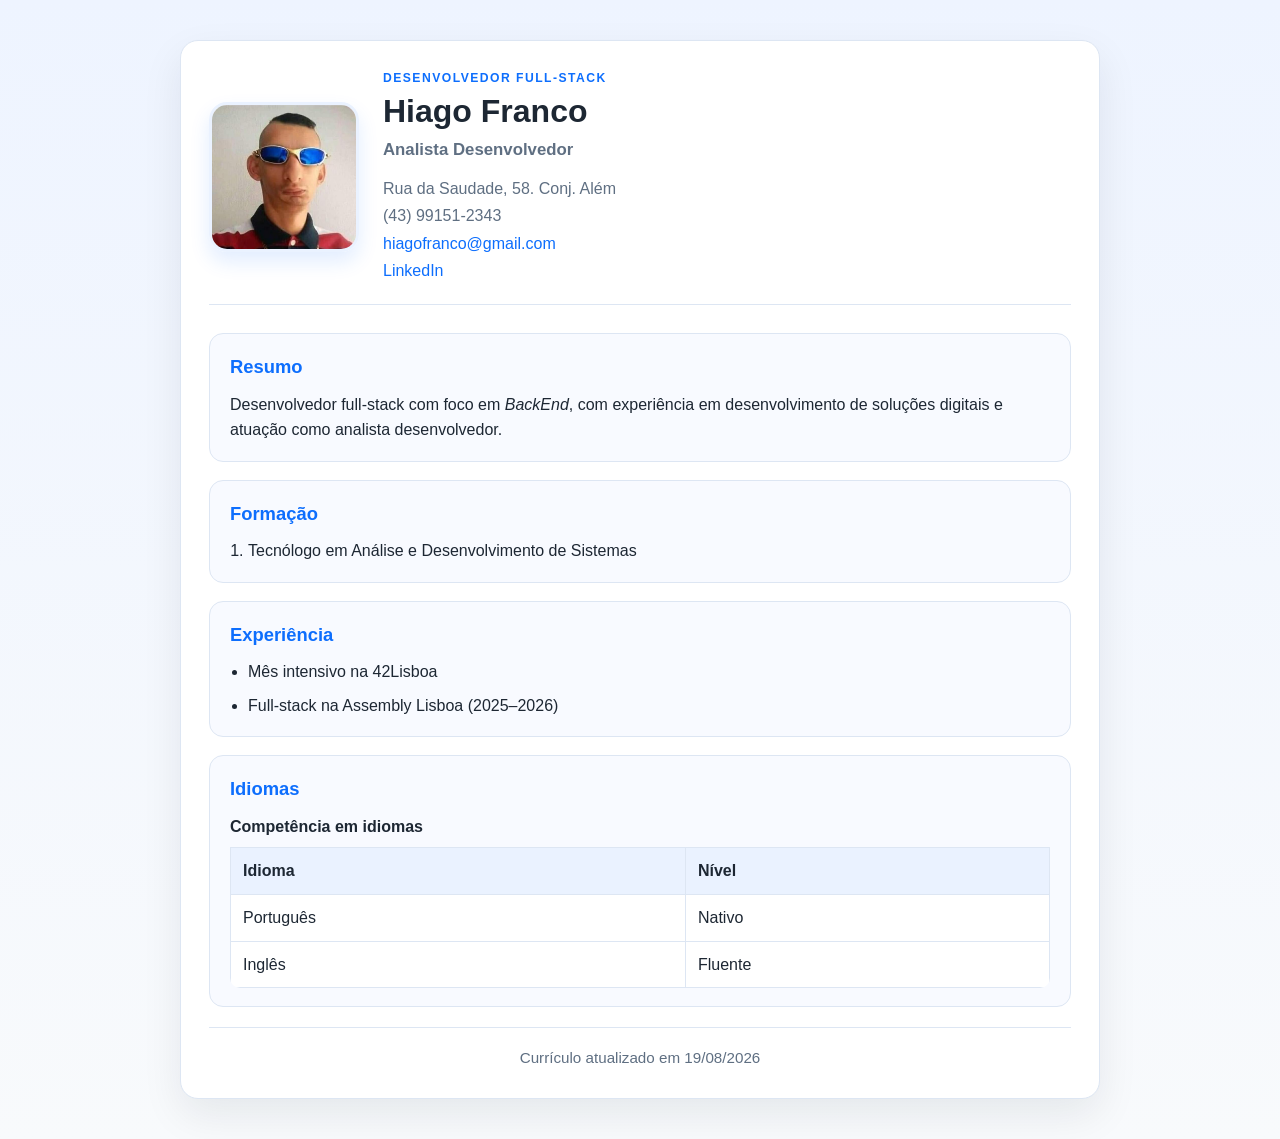
<file: Aula02/index.html>
<!doctype html>
<html lang="pt-BR">
  <head>
    <meta charset="UTF-8" />
    <meta
      name="description"
      content="Currículo de Hiago Franco, desenvolvedor full-stack e analista desenvolvedor."
    />
    <meta name="viewport" content="width=device-width, initial-scale=1.0" />
    <title>Currículo | Hiago Franco</title>
    <link rel="stylesheet" href="styles.css" />
  </head>
  <body>
    <div class="container">
      <header class="hero">
        <img
          src="./images/cascao.png"
          alt="Foto de perfil de Hiago Franco"
          class="profile"
          loading="lazy"
        />

        <div class="intro">
          <p class="eyebrow">Desenvolvedor Full-Stack</p>
          <h1>Hiago Franco</h1>
          <p class="cargo">Analista Desenvolvedor</p>

          <address class="contato">
            <p>Rua da Saudade, 58. Conj. Além</p>
            <p>(43) 99151-2343</p>
            <p>
              <a href="mailto:hiagofranco@gmail.com">hiagofranco@gmail.com</a>
            </p>
            <p>
              <a
                href="https://www.linkedin.com/in/HiagoFranco"
                target="_blank"
                rel="noopener noreferrer"
                >LinkedIn</a
              >
            </p>
          </address>
        </div>
      </header>

      <main id="conteudo">
        <section class="card">
          <h2>Resumo</h2>
          <p>
            Desenvolvedor full-stack com foco em <em>BackEnd</em>, com experiência
            em desenvolvimento de soluções digitais e atuação como analista
            desenvolvedor.
          </p>
        </section>

        <section class="card">
          <h2>Formação</h2>
          <ol class="lista">
            <li>Tecnólogo em Análise e Desenvolvimento de Sistemas</li>
          </ol>
        </section>

        <section class="card">
          <h2>Experiência</h2>
          <ul class="lista">
            <li>Mês intensivo na 42Lisboa</li>
            <li>Full-stack na Assembly Lisboa (2025–2026)</li>
          </ul>
        </section>

        <section class="card">
          <h2>Idiomas</h2>
          <table class="idiomas">
            <caption>Competência em idiomas</caption>
            <thead>
              <tr>
                <th scope="col">Idioma</th>
                <th scope="col">Nível</th>
              </tr>
            </thead>
            <tbody>
              <tr>
                <td>Português</td>
                <td>Nativo</td>
              </tr>
              <tr>
                <td>Inglês</td>
                <td>Fluente</td>
              </tr>
            </tbody>
          </table>
        </section>
      </main>

      <footer id="rodape">
        <p>Currículo atualizado em <time datetime="2026-08-19">19/08/2026</time></p>
      </footer>
    </div>
  </body>
</html>
</file>
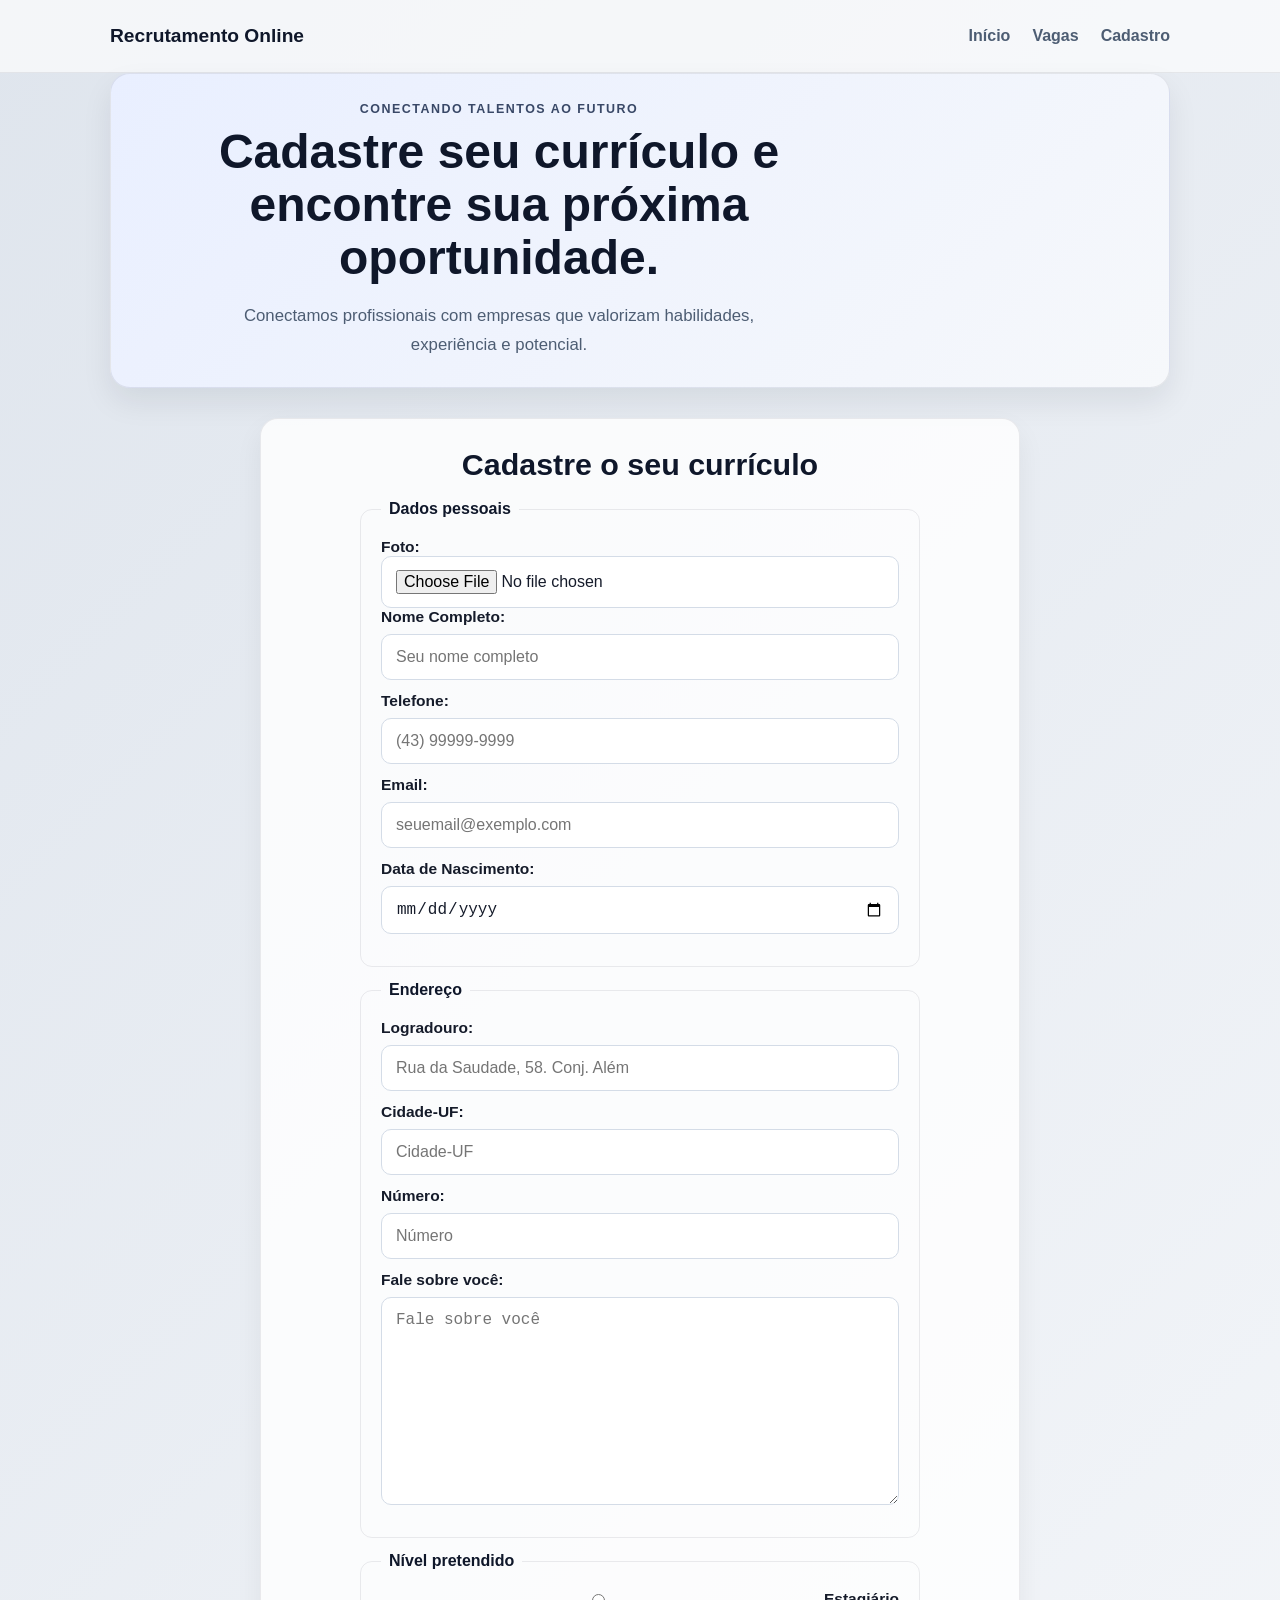
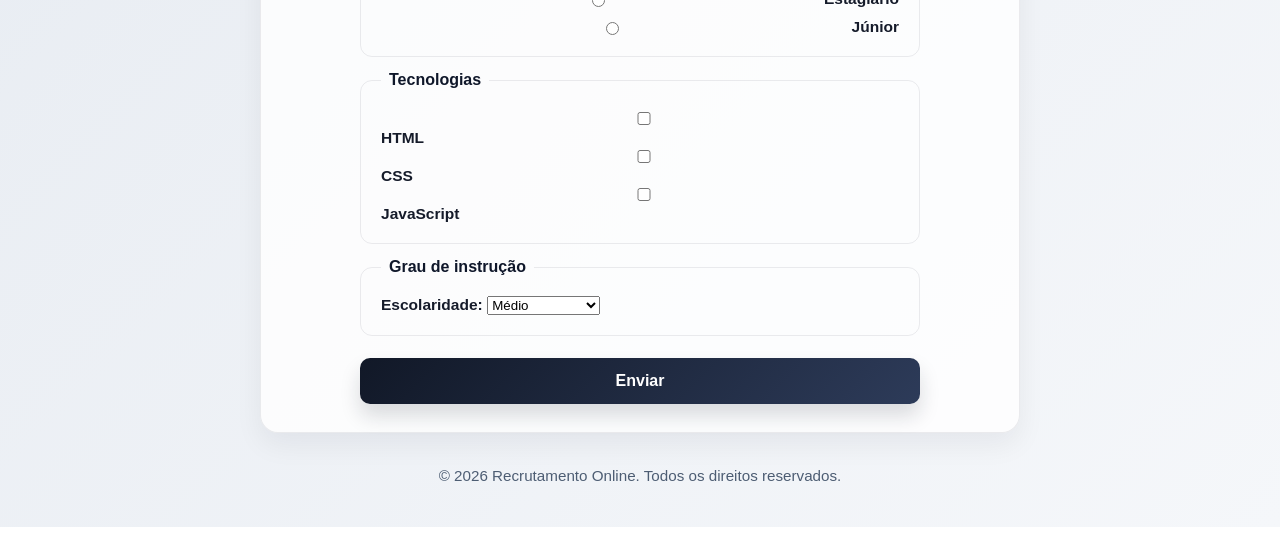
<file: Aula03/index.html>
<!doctype html>
<html lang="pt-br">
  <head>
    <meta charset="UTF-8" />
    <meta name="viewport" content="width=device-width, initial-scale=1.0" />
    <title>Recrutamento Online</title>
    <link rel="stylesheet" href="style.css" />
  </head>
  <body>
    <header class="topbar">
      <div class="container nav-wrapper">
        <div class="brand">Recrutamento Online</div>
        <nav class="nav" aria-label="Menu principal">
          <a href="#inicio">Início</a>
          <a href="#vagas">Vagas</a>
          <a href="#cadastro">Cadastro</a>
        </nav>
      </div>
    </header>

    <main class="container" id="inicio">
      <section class="hero">
        <div class="hero-copy">
          <p class="eyebrow">Conectando talentos ao futuro</p>
          <h1>Cadastre seu currículo e encontre sua próxima oportunidade.</h1>
          <p class="subtitle">
            Conectamos profissionais com empresas que valorizam habilidades,
            experiência e potencial.
          </p>
        </div>
      </section>

      <section class="form-card" id="cadastro">
        <h2>Cadastre o seu currículo</h2>

        <form action="https://postman-echo.com/post" method="post" enctype="multipart/form-data"> 
          <fieldset>
            <legend>Dados pessoais</legend>

            <div>
              <label for="foto_id"> Foto: </label>
              <input id="foto_id" name="foto" type="file" accept="image/*">
            </div>

            <div class="form-group">
              <label for="nome_id">Nome Completo:</label>
              <input
                type="text"
                id="nome_id"
                name="nome"
                placeholder="Seu nome completo"
                required
              />
            </div>

            <div class="form-group">
              <label for="telefone_id">Telefone:</label>
              <input
                type="tel"
                id="telefone_id"
                name="telefone"
                placeholder="(43) 99999-9999"
                required
              />
            </div>

            <div class="form-group">
              <label for="email_id">Email:</label>
              <input
                type="email"
                id="email_id"
                name="email"
                placeholder="seuemail@exemplo.com"
                required
              />
            </div>

            <div class="form-group">
              <label for="data_nasc_id">Data de Nascimento:</label>
              <input type="date" id="data_nasc_id" name="data_nasc" required />
            </div>
          </fieldset>

          <fieldset>
            <legend>Endereço</legend>

            <div class="form-group">
              <label for="logradouro_id">Logradouro:</label>
              <input
                type="text"
                id="logradouro_id"
                name="logradouro"
                placeholder="Rua da Saudade, 58. Conj. Além"
                required
              />
            </div>

            <div class="form-group">
              <label for="cidade_id">Cidade-UF:</label>
              <input
                type="text"
                id="cidade_id"
                name="cidade"
                placeholder="Cidade-UF"
                required
              />
            </div>

            <div class="form-group">
              <label for="numero_id">Número:</label>
              <input
                type="text"
                id="numero_id"
                name="numero"
                placeholder="Número"
                required
              />
            </div>

            <div class="form-group">
              <label for="resumo_id">Fale sobre você:</label>
              <textarea
                id="resumo_id"
                name="resumo"
                rows="10"
                placeholder="Fale sobre você"
                required
              ></textarea>
            </div>
          </fieldset>

          <fieldset>
            <legend>Nível pretendido</legend>

            <div class="radio-group">
              <label>
                <input type="radio" name="nivel" value="estagiario" />
                Estagiário
              </label>

              <label>
                <input type="radio" name="nivel" value="junior" />
                Júnior
              </label>
            </div>
          </fieldset>
          <fieldset>
            <legend>Tecnologias</legend>
            <div>
              <input
                id="tec_html_id"
                name="tecnologias"
                type="checkbox"
                value="html"
              />
              <label for="tec_html_id">HTML</label>
            </div>
            <div>
              <input
                id="tec_css_id"
                name="tecnologias"
                type="checkbox"
                value="css"
              />
              <label for="tec_css_id">CSS</label>
            </div>
            <div>
              <input
                id="tec_js_id"
                name="tecnologias"
                type="checkbox"
                value="js"
              />
              <label for="tec_js_id">JavaScript</label>
            </div>
          </fieldset>
          <fieldset>
            <legend>Grau de instrução</legend>
            <div>
              <label for="escolaridade_id">Escolaridade:</label>
              <select id="escolaridade_id" name="escolaridade">
                <option value="medio">Médio</option>
                <option value="graduação">Graduação</option>
                <option value="pos-graduaçao">Pós-graduação</option>
              </select>
            </div>
          </fieldset>

          <button type="submit">Enviar</button>
        </form>
      </section>
    </main>

    <footer>
      <p>© 2026 Recrutamento Online. Todos os direitos reservados.</p>
    </footer>
  </body>
</html>
</file>
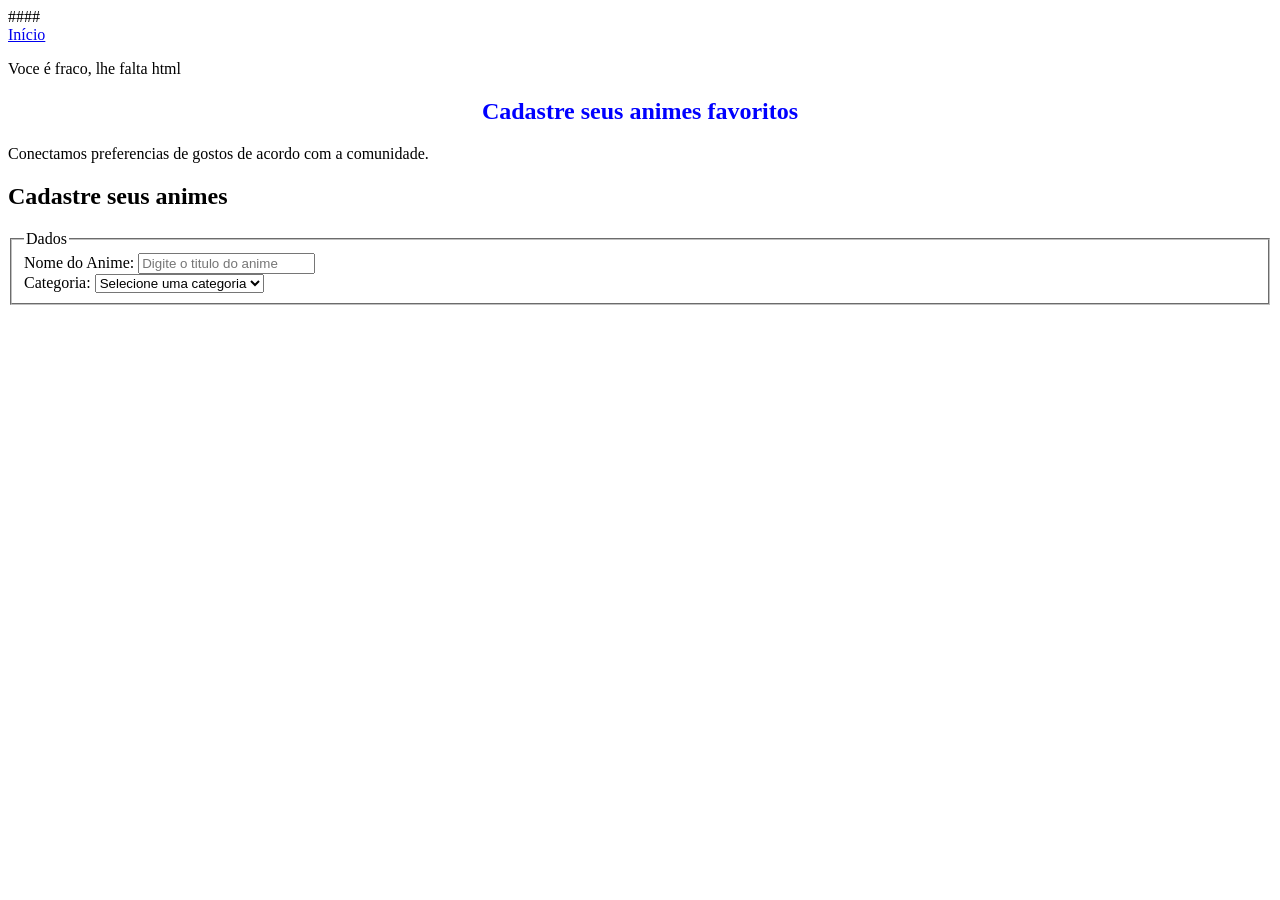
<file: Aula04/index.html>
<!DOCTYPE html>
<html lang "pt-br">
    <head>
        <meta charset="UTF-8" />
        <meta name="viewport" content="width=device-width, initial-scale=1.0" />
        <title> ## </title>
        <link rel="stylesheet" href="style.css" />
    </head>
    <body>
        <header class="topbar">
            <div class="container nav-wrapper">
                <div class=="brand"> ####</div>
                <nav class="nav" aria-label="Menu Principal">
                    <a href="#inicio">Início</a>
                </nav>
            </div>
        </header>

        <main class="container" id="inicio">
            <section class="hero">
                <div class="hero-copy">
                    <p class="eyebrow"> Voce é fraco, lhe falta html</p>
                    <h1> Cadastre seus animes favoritos</h1>
                    <p class="subtitle">
                        Conectamos preferencias de gostos de acordo com a comunidade.
                    </p>
                </div>
            </section>

            <section class="from-card" id="cadastro">
                <h2> Cadastre seus animes</h2>
                <form action+="https://postman-echo.com/post" method="post" enctype="multipart/form-data"> 
                    <fieldset>
                        <legend>Dados</legend>

                        <div class="form-group">
                            <label for="nome_id">Nome do Anime:</label>
                            <input
                            type="text"
                            id="nome_id"
                            name="nome"
                            placeholder="Digite o titulo do anime"
                            required/>
                        </div>

                        <div class="form-group">
                            <label for="categoria_id">Categoria:</label>
                            <select id="categoria_id" name="categoria" required>
                                <option value="">Selecione uma categoria</option>
                                <option value="acao">Ação</option>
                                <option value="comedia">Comédia</option>
                                <option value="drama">Drama</option>
                                <option value="isekai">Isekai</option>
                                <option value="terror">Terror</option>
                            </select>
                        </div>
                    </fieldset>
            </section>
        </main>
    </body>
</html>
</file>
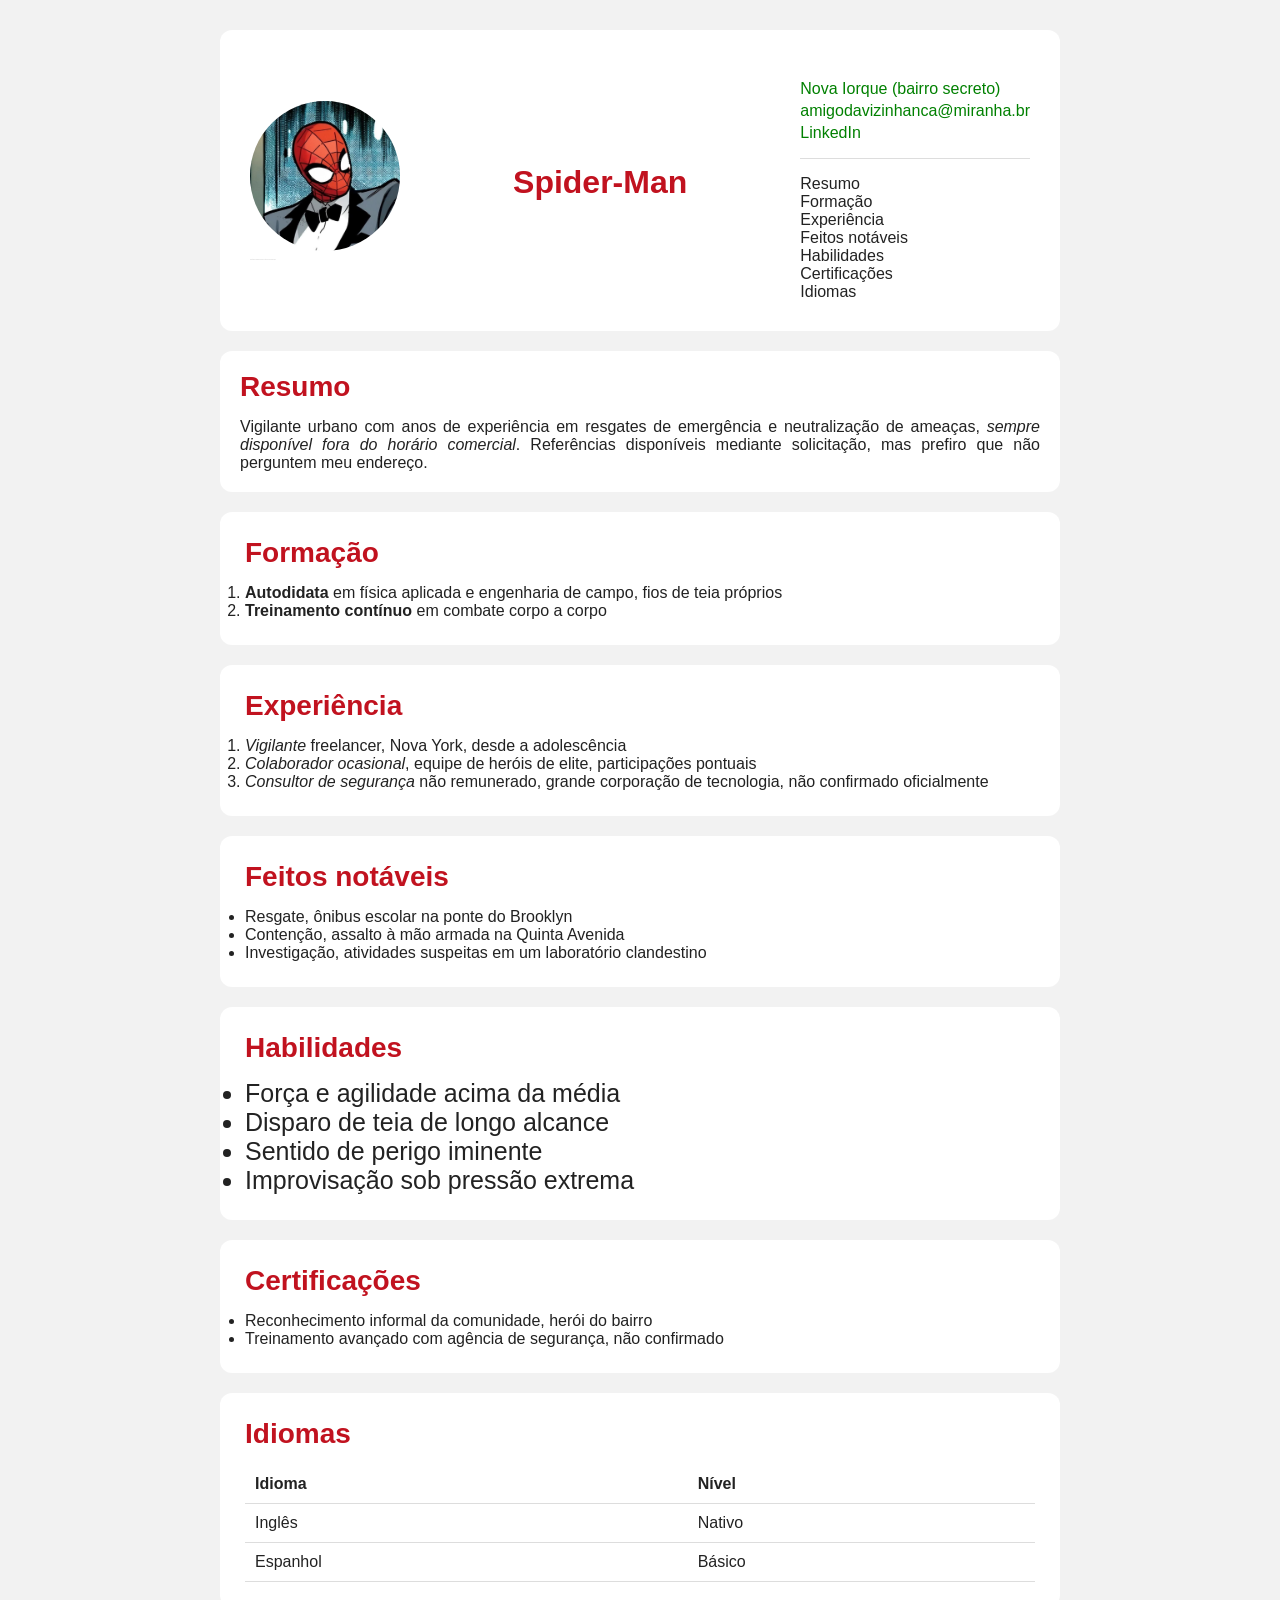
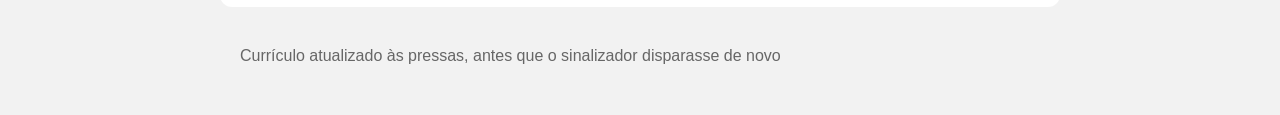
<file: Aula05/index.html>
<!DOCTYPE html>
<html lang="pt-br">
<head>
  <meta charset="UTF-8" />
  <meta name="viewport" content="width=device-width, initial-scale=1.0" />
  <title>Currículo Spider-Man</title>
  <link rel="stylesheet" href="./styles/style.css">
</head>
<body>
  <header>
    <figure>
      <img src="./images/miranha.jpg" alt="Foto de perfil, pessoa mascarada com traje vermelho e azul" />
      <figcaption>Identidade preservada por motivos de segurança</figcaption>
    </figure>
    <h1>Spider-Man</h1>
    <div class="header-info">
      <p>Nova Iorque (bairro secreto)</p>
      <p>
        <a href="mailto:amigodavizinhanca@miranha.br">amigodavizinhanca@miranha.br</a>
      </p>
      <p>
        <a href="https://www.linkedin.com/in/miranha/">LinkedIn</a>
      </p>
      <nav>
        <ul>
          <li><a href="#resumo">Resumo</a></li>
          <li><a href="#formacao">Formação</a></li>
          <li><a href="#experiencia">Experiência</a></li>
          <li><a href="#feitos">Feitos notáveis</a></li>
          <li><a href="#habilidades">Habilidades</a></li>
          <li><a href="#certificacoes">Certificações</a></li>
          <li><a href="#idiomas">Idiomas</a></li>
        </ul>
      </nav>
    </div>
  </header>

  <main>
    <section id="resumo">
      <h2>Resumo</h2>
      <p>
        Vigilante urbano com anos de experiência em resgates de emergência e neutralização de ameaças,
        <em>sempre disponível fora do horário comercial</em>. Referências disponíveis mediante solicitação,
        mas prefiro que não perguntem meu endereço.
      </p>
    </section>

    <section id="formacao">
      <h2>Formação</h2>
      <ol>
        <li><strong>Autodidata</strong> em física aplicada e engenharia de campo, fios de teia próprios</li>
        <li><strong>Treinamento contínuo</strong> em combate corpo a corpo</li>
      </ol>
    </section>

    <section id="experiencia">
      <h2>Experiência</h2>
      <ol>
        <li><em>Vigilante</em> freelancer, Nova York, desde a adolescência</li>
        <li><em>Colaborador ocasional</em>, equipe de heróis de elite, participações pontuais</li>
        <li><em>Consultor de segurança</em> não remunerado, grande corporação de tecnologia, não confirmado oficialmente</li>
      </ol>
    </section>

    <section id="feitos">
      <h2>Feitos notáveis</h2>
      <ul>
        <li>Resgate, ônibus escolar na ponte do Brooklyn</li>
        <li>Contenção, assalto à mão armada na Quinta Avenida</li>
        <li>Investigação, atividades suspeitas em um laboratório clandestino</li>
      </ul>
    </section>

    <section id="habilidades">
      <h2>Habilidades</h2>
      <ul>
        <li>Força e agilidade acima da média</li>
        <li>Disparo de teia de longo alcance</li>
        <li>Sentido de perigo iminente</li>
        <li>Improvisação sob pressão extrema</li>
      </ul>
    </section>

    <section id="certificacoes">
      <h2>Certificações</h2>
      <ul>
        <li>Reconhecimento informal da comunidade, herói do bairro</li>
        <li>Treinamento avançado com agência de segurança, não confirmado</li>
      </ul>
    </section>

    <section id="idiomas">
      <h2>Idiomas</h2>
      <table>
        <thead>
          <tr>
            <th scope="col">Idioma</th>
            <th scope="col">Nível</th>
          </tr>
        </thead>
        <tbody>
          <tr>
            <td>Inglês</td>
            <td>Nativo</td>
          </tr>
          <tr>
            <td>Espanhol</td>
            <td>Básico</td>
          </tr>
        </tbody>
      </table>
    </section>
  </main>

  <footer>
    <p>Currículo atualizado às pressas, antes que o sinalizador disparasse de novo</p>
  </footer>
</body>

</html>
</file>
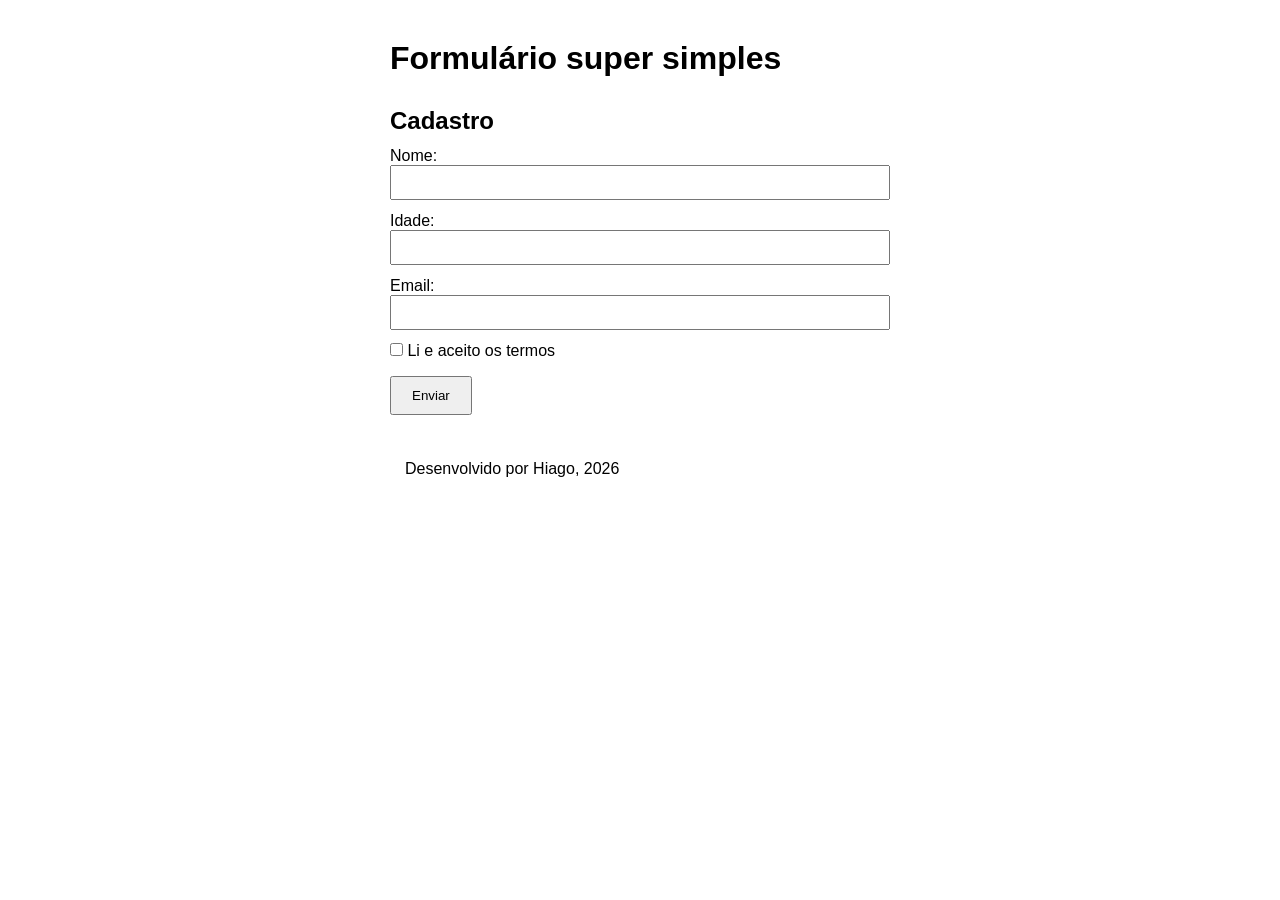
<file: Aula07/index.html>
<!DOCTYPE html>
<html lang="pt-br">

<head>
    <meta charset="UTF-8">
    <meta name="viewport" content="width=device-width, initial-scale=1.0">
    <link rel="stylesheet" href="./styles/global.css">
    <script src="./scripts/index.js" defer></script>
    <title>Formulário JS</title>
</head>

<body>

    <header>
        <h1>Formulário super simples</h1>
    </header>
    <main>
        <h2>Cadastro</h2>
        <form id="cadastro" novalidate onsubmit="executar(event)">
            <label for="nome">Nome:</label>
            <input type="text" id="nome" name="nome">
            <span id="erro-nome" class="oculto"></span>

            <label for="idade">Idade:</label>
            <input type="number" min="0" id="idade" name="idade">
            <span id="erro-idade" class="oculto"></span>

            <label for="email">Email:</label>
            <input type="email" id="email" name="email">
            <p id="erro-email" class="oculto"></p>

            <label>
                <input type="checkbox" id="termos">
                Li e aceito os termos
                <p id="erro-termos" class="oculto"></p>
            </label>

            <button type="submit">Enviar</button>
            <p id="concluído" class="oculto"></p>
        </form>
    </main>

</body>

<footer>
    <p>Desenvolvido por Hiago, 2026</p>
</footer>

</html>
</file>
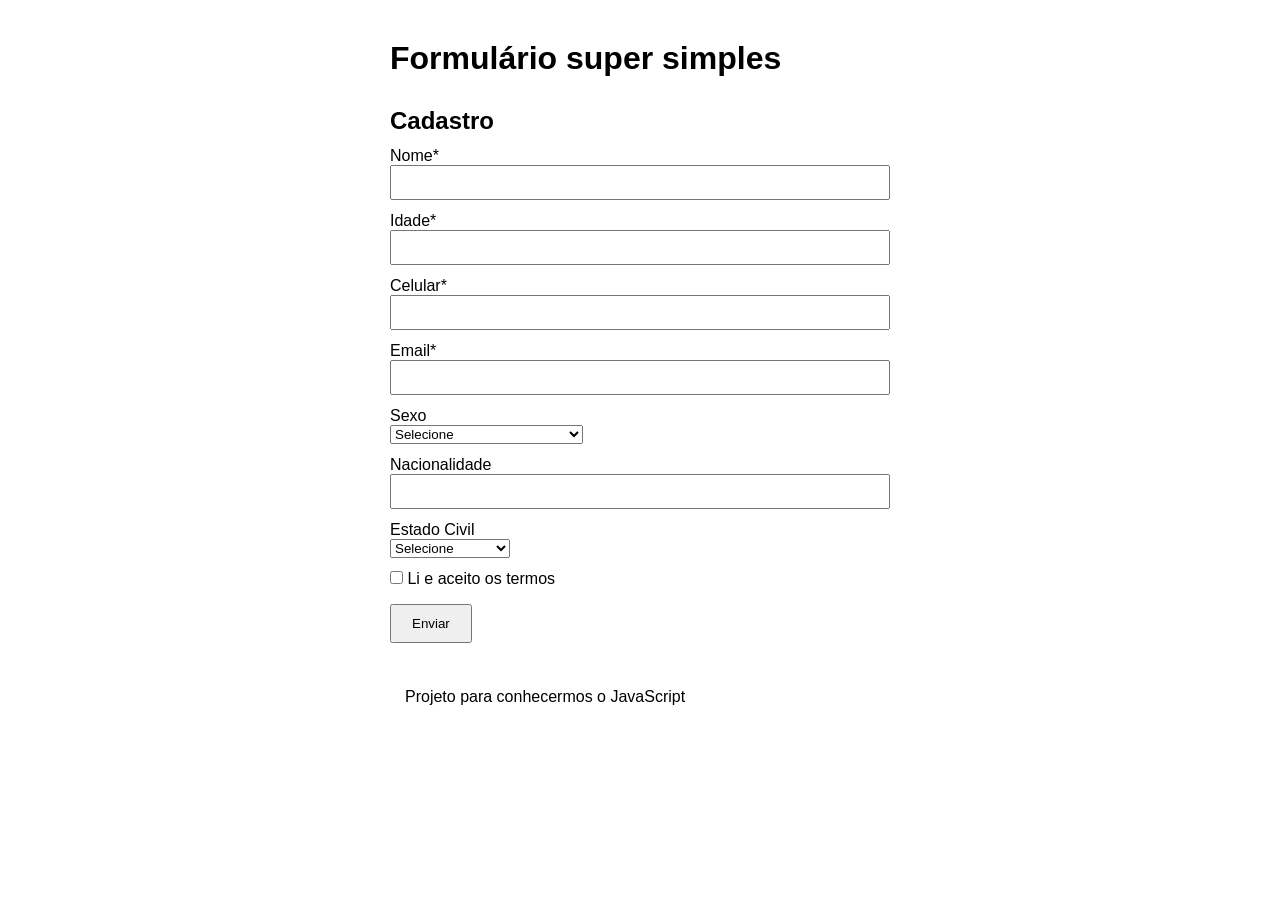
<file: Aula08/index.html>
<!DOCTYPE html>
<html lang="pt-BR">

<head>
  <meta charset="UTF-8">
  <meta name="viewport" content="width=device-width, initial-scale=1.0">
  <link rel="stylesheet" href="styles/global.css">
  <script src="scripts/index.js" defer></script>
  <title>Formulário JS</title>
</head>

<body>
  <header>
    <h1>Formulário super simples</h1>
  </header>
  <main>
    <h2>Cadastro</h2>
    <form id="cadastro" novalidate onsubmit="executar(event)">
      <label for="nome">Nome*</label>
      <input type="text" id="nome">
      <p id="erro-nome" class="oculto"></p>

      <label for="idade">Idade*</label>
      <input type="number" id="idade">
      <p id="erro-idade" class="oculto"></p>

      <label for="celular">Celular*</label>
      <input type="text" id="celular" oninput="mascararCelular(event)">
      <p id="erro-celular" class="oculto"></p>


      <label for="email">Email*</label>
      <input type="email" id="email">
      <p id="erro-email" class="oculto"></p>

      <label for="sexo">Sexo</label>
      <select id="sexo">
        <option value="">Selecione</option>
        <option value="masculino">Masculino</option>
        <option value="feminino">Feminino</option>
        <option value="transformers">Transformers Optimus Prime</option>
      </select>
      <p id="erro-sexo" class="oculto"></p>

      <label for="nacionalidade">Nacionalidade</label>
      <input type="text" id="nacionalidade">
      <p id="erro-nacionalidade" class="oculto"></p>

      <label for="estado-civil">Estado Civil</label>
      <select id="estado-civil">
        <option value="">Selecione</option>
        <option value="solteiro">Solteiro</option>
        <option value="casado">Casado</option>
        <option value="viuvo">Viuvo</option>
        <option value="triste">Triste</option>
        <option value="passando-fome">Passando Fome</option>
      </select>
      <p id="erro-estado-civil" class="oculto"></p>

      <label>
        <input type="checkbox" id="termos">
        Li e aceito os termos
        <p id="erro-termos" class="oculto"></p>
      </label>

      <button type="submit">Enviar</button>
      <p id="concluido" class="oculto"></p>

    </form>
  </main>
  <footer>
    <p>Projeto para conhecermos o JavaScript</p>
  </footer>
</body>

</html>
</file>
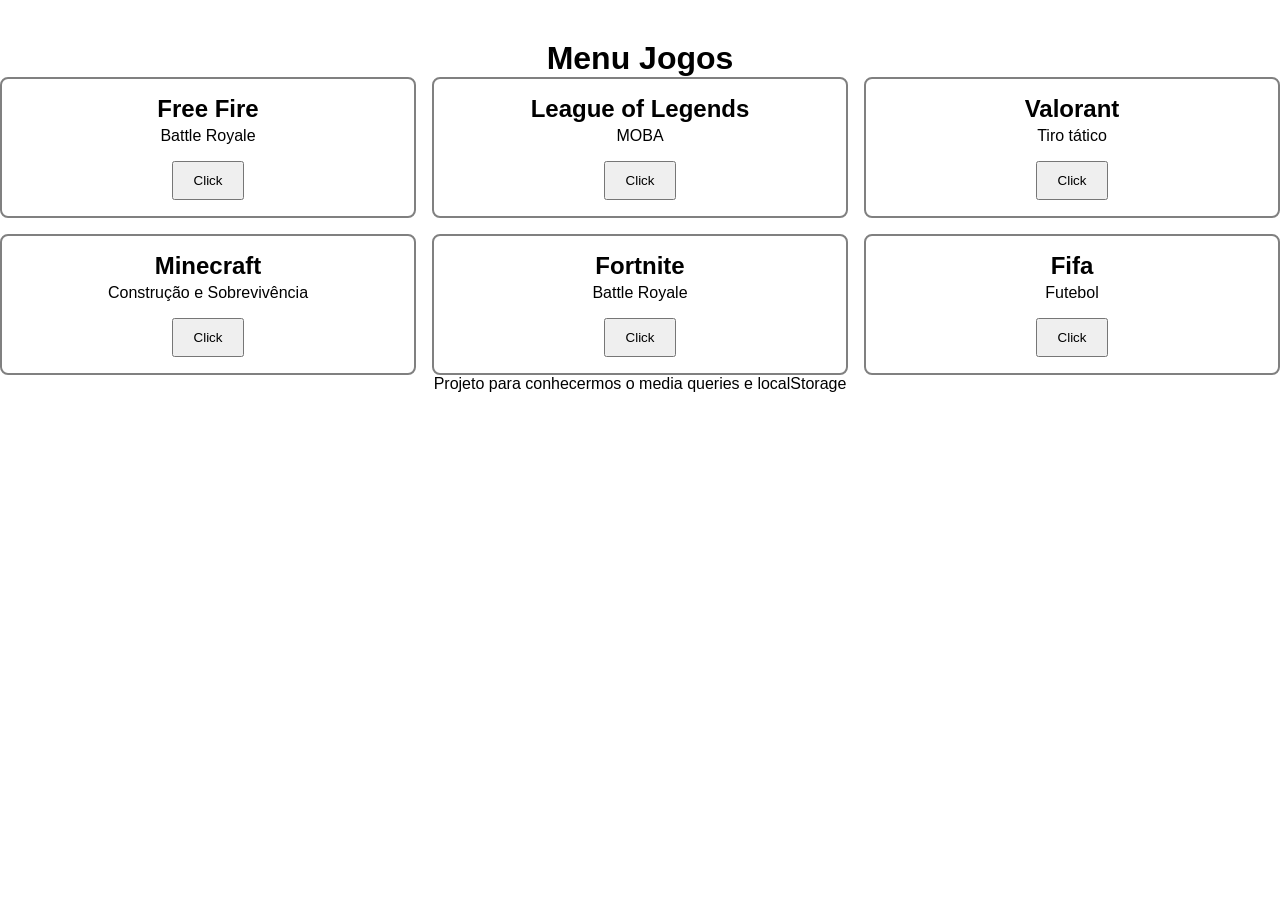
<file: Aula09/index.html>
<!DOCTYPE html>
<html lang="pt-br">

<head>
    <meta charset="UTF-8">
    <meta name="viewport" content="width=device-width, initial-scale=1.0">
    <link rel="stylesheet" href="styles/global.css">
    <script src="scripts/index.js" defer></script>
    <title>Menu Jogos</title>
</head>

<body>
    <header>
        <h1>Menu Jogos</h1>
    </header>

    <main>
        <section class="container-cards">

            <div class="card" id="free-fire">
                <h2>Free Fire</h2>
                <p>Battle Royale</p>
                <button onclick="marcar('free-fire', 'Free fire')">Click</button>
            </div>

            <div class="card" id="lol">
                <h2>League of Legends</h2>
                <p>MOBA</p>
                <button onclick="marcar('lol', 'League of Legends')">Click</button>
            </div>

            <div class="card" id="valorant">
                <h2>Valorant</h2>
                <p>Tiro tático</p>
                <button onclick="marcar('valorant', 'Valorant')">Click</button>
            </div>

            <div class="card" id="minecraft">
                <h2>Minecraft</h2>
                <p>Construção e Sobrevivência</p>
                <button onclick="marcar('minecraft', 'Minecraft')">Click</button>
            </div>

            <div class="card" id="fortnite">
                <h2>Fortnite</h2>
                <p>Battle Royale</p>
                <button onclick="marcar('fortnite', 'Fortnite')">Click</button>
            </div>

            <div class="card" id="fifa">
                <h2>Fifa</h2>
                <p>Futebol</p>
                <button onclick="marcar('fifa', 'Fifa')">Click</button>
            </div>
        </section>
    </main>

    <footer>
        <p>Projeto para conhecermos o media queries e localStorage</p>
    </footer>
</body>

</html>
</file>
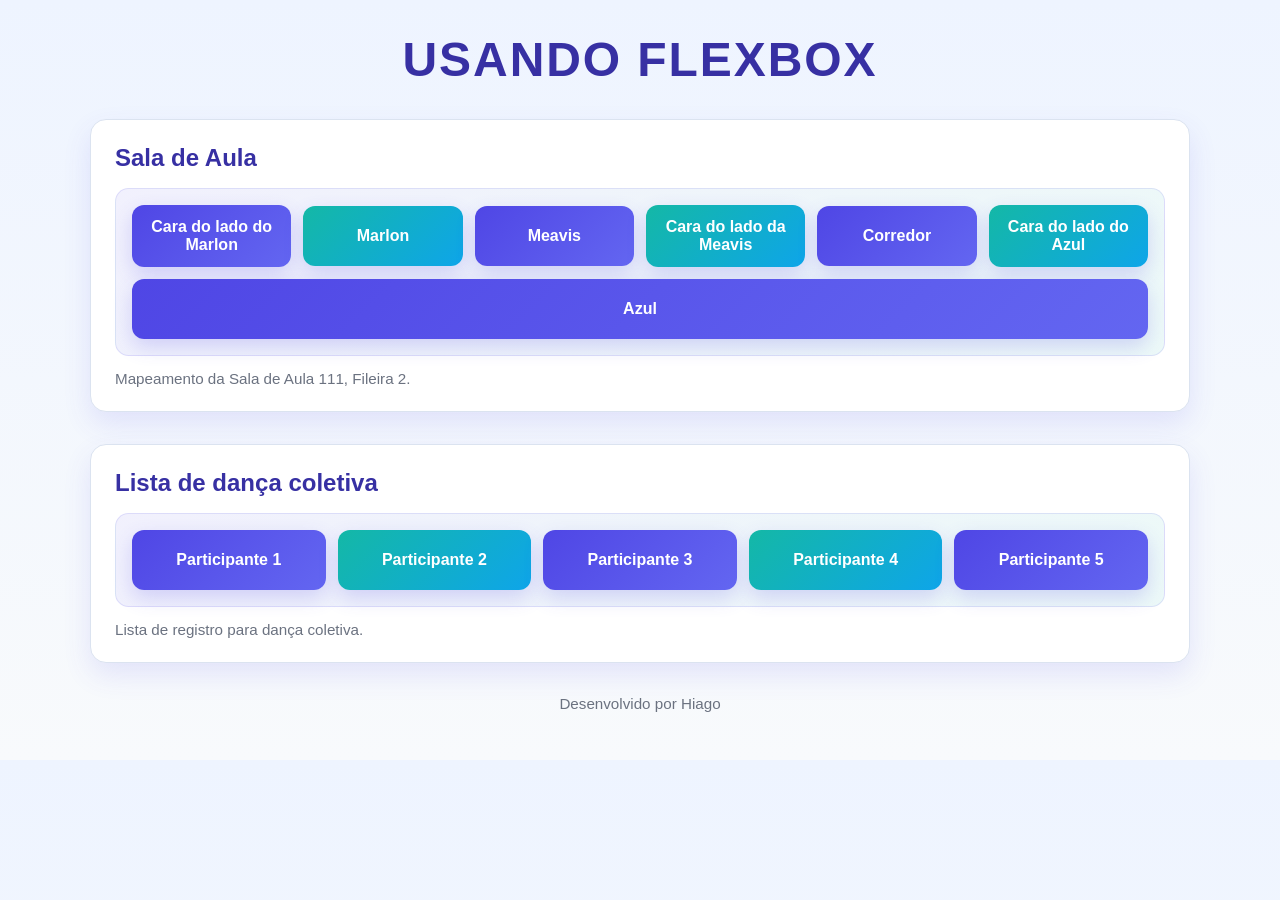
<file: Aula06/atividades/index.html>
<!DOCTYPE html>
<html lang="pt-br">

<head>
    <meta charset="UTF-8">
    <meta name="viewport" content="width=device-width, initial-scale=1.0">
    <link rel="stylesheet" href="./styles.css">
    <title>Usando Grids</title>
</head>

<body>

    <header class="topbar">
        <h1>Usando Flexbox</h1>
    </header>

    <main class="content">
        <section class="panel">
            <h2>Sala de Aula</h2>
            <div class="container-flex">
                <div class="item">Cara do lado do Marlon</div>
                <div class="item">Marlon</div>
                <div class="item">Meavis</div>
                <div class="item">Cara do lado da Meavis</div>
                <div class="item">Corredor</div>
                <div class="item">Cara do lado do Azul</div>
                <div class="item">Azul</div>
            </div>
            <p>Mapeamento da Sala de Aula 111, Fileira 2.</p>
        </section>

        <section class="panel">
            <h2>Lista de dança coletiva</h2>
            <div class="container-flex">
                <div class="item">Participante 1</div>
                <div class="item">Participante 2</div>
                <div class="item">Participante 3</div>
                <div class="item">Participante 4</div>
                <div class="item">Participante 5</div>
            </div>
            <p>Lista de registro para dança coletiva.</p>
        </section>
    </main>

    <footer>
        <p>Desenvolvido por Hiago</p>
    </footer>
</body>
</file>
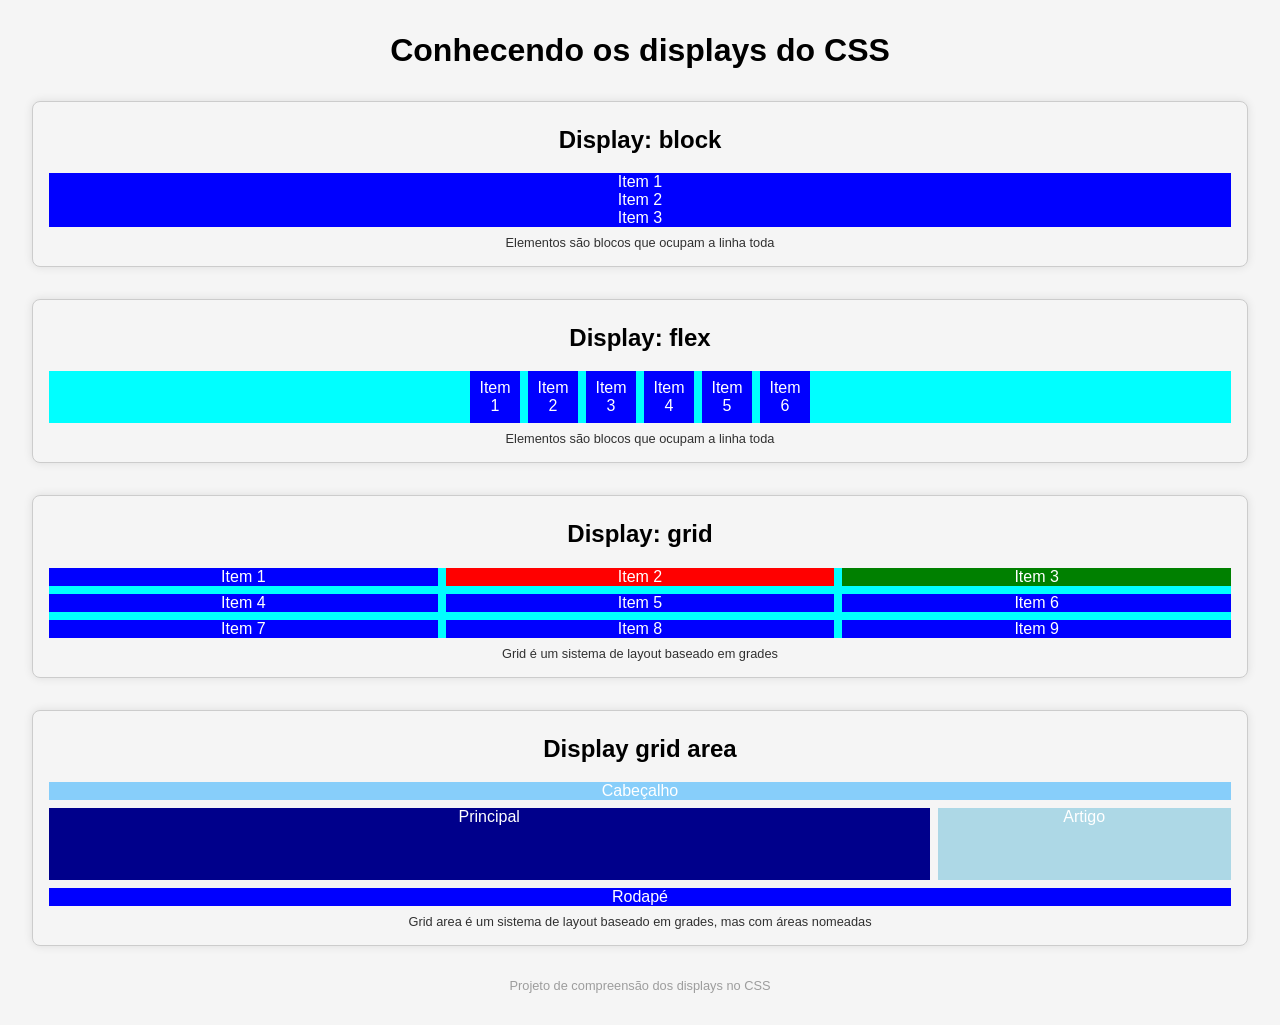
<file: Aula06/exemplos/index.html>
<!DOCTYPE html>
<html lang="pt-br">

<head>
    <meta charset="UTF-8">
    <meta name="viewport" content="width=device-width, initial-scale=1.0">
    <link rel="stylesheet" href="./styles/global.css">
    <link rel="icon" href="./images/block.png" type="image/x-icon">
    <title>Conhecendo os displays</title>
</head>

<body>
    <header>
        <h1>Conhecendo os displays do CSS</h1>
    </header>
    <main>
        <section>
            <h2>Display: block</h2>
            <div class="container-block">
                <div class="item">Item 1</div>
                <div class="item">Item 2</div>
                <div class="item">Item 3</div>
            </div>
            <p>Elementos são blocos que ocupam a linha toda</p>
        </section>

        <section>
            <h2>Display: flex</h2>
            <div class="container-flex">
                <div class="item">Item 1</div>
                <div class="item">Item 2</div>
                <div class="item">Item 3</div>
                <div class="item">Item 4</div>
                <div class="item">Item 5</div>
                <div class="item">Item 6</div>

            </div>
            <p>Elementos são blocos que ocupam a linha toda</p>
        </section>

        <section>
            <h2>Display: grid</h2>
            <div class="container-grid">
                <div class="item">Item 1</div>
                <div id="item2" class="item">Item 2</div>
                <div id="item3" class="item">Item 3</div>
                <div class="item">Item 4</div>
                <div class="item">Item 5</div>
                <div class="item">Item 6</div>
                <div class="item">Item 7</div>
                <div class="item">Item 8</div>
                <div class="item">Item 9</div>
            </div>
            <p>Grid é um sistema de layout baseado em grades</p>
        </section>

        <section>
            <h2>Display grid area</h2>
            <div class="container-grid-area">
                <div class="item item-cabecalho">Cabeçalho</div>
                <div class="item item-principal">Principal</div>
                <div class="item item-artigo">Artigo</div>
                <div class="item item-rodape">Rodapé</div>
            </div>
            <p>Grid area é um sistema de layout baseado em grades, mas com áreas nomeadas</p>
        </section>
    </main>
    <footer>
        <p>Projeto de compreensão dos displays no CSS</p>
    </footer>
</body>
</file>
<file: Aula02/styles.css>
:root {
  --bg: #f3f7ff;
  --card: #ffffff;
  --card-alt: #f8faff;
  --text: #1d2733;
  --muted: #5f6f82;
  --accent: #0d6efd;
  --accent-soft: #eaf2ff;
  --border: #dde6f3;
  --shadow: 0 16px 40px rgba(17, 24, 39, 0.08);
  --radius: 18px;
}

* {
  box-sizing: border-box;
}

body {
  margin: 0;
  font-family: "Segoe UI", Tahoma, Geneva, Verdana, sans-serif;
  line-height: 1.6;
  color: var(--text);
  background: linear-gradient(180deg, #eef4ff 0%, #f8fafc 100%);
}

.container {
  max-width: 920px;
  margin: 40px auto;
  padding: 28px;
  background: var(--card);
  border: 1px solid var(--border);
  border-radius: var(--radius);
  box-shadow: var(--shadow);
}

.hero {
  display: flex;
  align-items: center;
  gap: 24px;
  padding-bottom: 20px;
  border-bottom: 1px solid var(--border);
}

.profile {
  width: 150px;
  height: 150px;
  object-fit: cover;
  border-radius: 18px;
  border: 3px solid var(--accent-soft);
  box-shadow: 0 10px 20px rgba(13, 110, 253, 0.12);
}

.intro {
  flex: 1;
}

.eyebrow {
  margin: 0 0 4px;
  color: var(--accent);
  font-size: 0.76rem;
  font-weight: 700;
  letter-spacing: 0.12em;
  text-transform: uppercase;
}

h1 {
  margin: 0;
  font-size: clamp(1.8rem, 2.5vw, 2.5rem);
  line-height: 1.2;
}

.cargo {
  margin: 6px 0 12px;
  color: var(--muted);
  font-size: 1.05rem;
  font-weight: 600;
}

.contato {
  margin: 0;
  font-style: normal;
  color: var(--muted);
  display: grid;
  gap: 2px;
}

.contato p {
  margin: 0;
}

.contato a {
  color: var(--accent);
  text-decoration: none;
}

.contato a:hover {
  text-decoration: underline;
}

main {
  padding-top: 10px;
}

.card {
  margin-top: 18px;
  padding: 18px 20px;
  background: var(--card-alt);
  border: 1px solid var(--border);
  border-radius: 14px;
}

h2 {
  margin: 0 0 10px;
  color: var(--accent);
  font-size: 1.15rem;
}

p {
  margin: 0;
}

.lista {
  margin: 0;
  padding-left: 18px;
}

.lista li + li {
  margin-top: 8px;
}

.idiomas {
  width: 100%;
  border-collapse: collapse;
  margin-top: 8px;
  background: #fff;
  border-radius: 10px;
  overflow: hidden;
}

.idiomas th,
.idiomas td {
  padding: 10px 12px;
  border: 1px solid var(--border);
  text-align: left;
}

.idiomas th {
  background: var(--accent-soft);
  color: var(--text);
}

caption {
  caption-side: top;
  text-align: left;
  margin-bottom: 8px;
  font-weight: 700;
  color: var(--text);
}

#rodape {
  margin-top: 20px;
  padding-top: 18px;
  border-top: 1px solid var(--border);
  text-align: center;
  color: var(--muted);
  font-size: 0.95rem;
}

@media (max-width: 700px) {
  .container {
    margin: 20px 12px;
    padding: 18px;
  }

  .hero {
    flex-direction: column;
    text-align: center;
  }

  .profile {
    width: 130px;
    height: 130px;
  }

  .contato {
    justify-items: center;
  }
}
</file>
<file: Aula03/style.css>
:root {
  --bg: #edf1f5;
  --card: rgba(255, 255, 255, 0.8);
  --text: #151b2a;
  --muted: #4d5d73;
  --primary: #111827;
  --primary-strong: #0f172a;
  --accent: #dbe8ff;
  --line: rgba(15, 23, 42, 0.08);
}

* {
  box-sizing: border-box;
}

html {
  scroll-behavior: smooth;
}

body {
  margin: 0;
  min-height: 100vh;
  font-family: Arial, sans-serif;
  background: linear-gradient(135deg, #dfe5ed, #f5f7fa);
  color: var(--text);
}

.container {
  max-width: 1100px;
  margin: 0 auto;
  padding: 0 20px;
}

.topbar {
  background: rgba(255, 255, 255, 0.65);
  border-bottom: 1px solid var(--line);
}

.nav-wrapper {
  display: flex;
  align-items: center;
  justify-content: space-between;
  min-height: 72px;
  gap: 20px;
  max-width: 1100px;
  margin: 0 auto;
  width: 100%;
}

.brand {
  font-size: 1.2rem;
  font-weight: 700;
  color: var(--primary-strong);
}

.nav {
  display: flex;
  align-items: center;
  gap: 22px;
}

.nav a {
  color: var(--muted);
  text-decoration: none;
  font-weight: 600;
}

.nav a:hover {
  color: var(--primary);
}

main {
  padding-top: 28px;
  padding-bottom: 32px;
}

.hero {
  display: block;
  text-align: center;
  background: linear-gradient(135deg, #e9efff, #f6f8fb);
  border: 1px solid var(--line);
  border-radius: 20px;
  padding: 28px;
  box-shadow: 0 14px 30px rgba(17, 24, 39, 0.08);
}

.hero-copy {
  width: 100%;
  max-width: 720px;
}

.eyebrow {
  margin: 0 0 10px;
  font-size: 0.78rem;
  font-weight: 700;
  letter-spacing: 0.12em;
  text-transform: uppercase;
  color: #394867;
}

h1 {
  margin: 0 auto;
  font-size: clamp(2rem, 4vw, 3rem);
  line-height: 1.1;
  color: var(--primary-strong);
  max-width: 700px;
}

.subtitle {
  margin: 18px auto 0;
  max-width: 520px;
  font-size: 1.05rem;
  line-height: 1.7;
  color: var(--muted);
}

.hero-actions {
  display: flex;
  flex-wrap: wrap;
  gap: 12px;
  margin-top: 22px;
}

.btn {
  display: inline-block;
  padding: 12px 18px;
  border-radius: 999px;
  text-decoration: none;
  font-weight: 700;
  transition: transform 0.2s ease, box-shadow 0.2s ease;
}

.btn:hover {
  transform: translateY(-1px);
}

.btn-light {
  background: #fff;
  color: var(--primary-strong);
  box-shadow: 0 8px 18px rgba(17, 24, 39, 0.06);
}

.btn-dark {
  background: var(--primary);
  color: white;
  box-shadow: 0 12px 22px rgba(17, 24, 39, 0.15);
}

.stats {
  display: grid;
  gap: 16px;
}

.stat-card {
  background: rgba(255, 255, 255, 0.8);
  border: 1px solid var(--line);
  border-radius: 14px;
  padding: 20px 18px;
  text-align: center;
}

.stat-card strong {
  display: block;
  font-size: 1.8rem;
  color: var(--primary-strong);
}

.stat-card span {
  display: block;
  margin-top: 6px;
  color: var(--muted);
  font-size: 0.95rem;
}

.form-card {
  max-width: 760px;
  margin: 30px auto 0;
  background: var(--card);
  border: 1px solid var(--line);
  border-radius: 18px;
  padding: 28px;
  box-shadow: 0 12px 28px rgba(17, 24, 39, 0.06);
}

h2 {
  margin: 0 0 18px;
  font-size: 1.9rem;
  color: var(--primary-strong);
  text-align: center;
}

form {
  display: flex;
  flex-direction: column;
  gap: 14px;
  max-width: 560px;
  margin: 0 auto;
}

fieldset {
  border: 1px solid var(--line);
  border-radius: 12px;
  padding: 20px;
  margin: 0;
}

legend {
  padding: 0 8px;
  font-weight: 700;
  color: var(--primary-strong);
}

.form-group {
  display: flex;
  flex-direction: column;
  gap: 8px;
  margin-bottom: 12px;
}

.radio-group {
  display: flex;
  flex-direction: column;
  gap: 10px;
}

.radio-group label {
  display: flex;
  align-items: center;
  gap: 10px;
  font-weight: 600;
}

label {
  font-size: 0.97rem;
  font-weight: 700;
  color: var(--text);
}

input,
textarea {
  width: 100%;
  padding: 13px 14px;
  border: 1px solid #d4dce7;
  border-radius: 10px;
  background: #fff;
  font-size: 1rem;
  color: var(--text);
  outline: none;
  transition: border-color 0.2s ease, box-shadow 0.2s ease;
}

input:focus,
textarea:focus {
  border-color: #5f6fff;
  box-shadow: 0 0 0 4px rgba(95, 111, 255, 0.12);
}

textarea {
  min-height: 120px;
  resize: vertical;
}

button {
  margin-top: 8px;
  padding: 14px 18px;
  border: none;
  border-radius: 10px;
  background: linear-gradient(135deg, var(--primary), #2d3b59);
  color: #fff;
  font-size: 1rem;
  font-weight: 700;
  cursor: pointer;
  transition: transform 0.2s ease, box-shadow 0.2s ease;
  box-shadow: 0 12px 20px rgba(17, 24, 39, 0.15);
}

button:hover {
  transform: translateY(-1px);
  box-shadow: 0 16px 24px rgba(17, 24, 39, 0.18);
}

footer {
  text-align: center;
  padding: 18px 20px 28px;
  color: var(--muted);
  font-size: 0.95rem;
}

@media (max-width: 760px) {
  .nav-wrapper {
    flex-direction: column;
    justify-content: center;
    padding: 18px 0;
  }

  .hero {
    grid-template-columns: 1fr;
    padding: 22px 18px;
  }

  .hero-actions {
    flex-direction: column;
  }

  .btn {
    width: 100%;
    text-align: center;
  }

  .form-card {
    padding: 22px 18px;
  }
}
</file>
<file: Aula04/style.css>
h1 {
  color: blue;
  text-align: center;
  margin-top: 20px;
}
</file>
<file: Aula05/styles/style.css>
* {
  margin: 0;
  padding: 0;
  box-sizing: border-box;
}


body {
  font-family: Arial, sans-serif;
  background-color: #f2f2f2;
  color: #222;
  max-width: 900px;
  margin: 0 auto;
  padding: 30px;
}


h1 {
  color: #c1121f;
  font-size: 40px;
  margin-top: 15px;
}

h2 {
  color: #c1121f;
  font-size: 28px;
  margin-bottom: 15px;
}


p {
  text-align: justify;
}


header {
  background-color: white;
  padding: 30px;
  border-radius: 12px;
  margin-bottom: 20px;

  display: flex;
  justify-content: space-between;
  align-items: center;
  gap: 30px;
}


header img {
  width: 150px;
  height: 150px;
  border-radius: 50%;
  object-fit: cover;
}


header h1 {
  margin-top: 0.25rem;
  font-size: 2rem;
}


.header-info {
  margin-top: 1rem;
}

.header-info p {
  color: green;
}

header p {
  margin-top: 0.25rem;
}


a {
  color: #0066cc;
  text-decoration: none;
}

a:hover {
  text-decoration: underline;
}

header a {
  color: inherit;
}

header a:hover {
  opacity: 0.8;
  color: #c1121f;
  transition: 0.3s;
}


header figcaption {
  font-size: 0.075rem;
  opacity: 0.25;
  margin-top: 0.25rem;
}


nav {
  margin-top: 1rem;
  padding-top: 1rem;
  border-top: 1px solid #ddd;
}

nav ul {
  list-style: none;
}

nav a {
  text-decoration: none;
}


section {
  background-color: white;
  padding: 25px;
  margin-bottom: 20px;
  border-radius: 12px;
}


#resumo {
  padding: 1.25rem;
}


#habilidades li {
  font-size: 25px;
}


table {
  width: 100%;
  border-collapse: collapse;
}

th,
td {
  padding: 10px;
  text-align: left;
  border-bottom: 1px solid #ddd;
}


footer {
  text-align: center;
  padding: 20px;
  color: #666;
}
</file>
<file: Aula07/styles/global.css>
*{
    margin: 0;
    padding: 0;
    box-sizing: border-box;
}

html{
    font-size: 62.5%;
}

body{
    font-family: Arial, sans-serif;
    font-size: 1.6rem;
    max-width: 50rem;
    margin: 4rem auto;
}

main{
    margin-top: 3rem;
}

footer{
    margin-top: 3rem;
}

footer p{
    margin-top: 1rem;
    padding: 1.5rem;
}

label{
    display: block;
    margin-top: 1.2rem;
}

input[type="text"],
input[type="number"],
input[type="email"] {
    padding: 0.8rem;
    width: 100%;
}

button {
    padding: 1rem 2rem;
    margin-top: 1.6rem;
}

.oculto {
    display: none;
}

.sucesso {
    color: green;
    font-weight: bold;
}

.erro {
    color: red;
    background-color: white;
}
</file>
<file: Aula08/styles/global.css>
* {
  margin: 0;
  padding: 0;
  box-sizing: border-box;
}

html {
  font-size: 62.5%;
}

body {
  font-family: Arial, sans-serif;
  font-size: 1.6rem;
  max-width: 50rem;
  margin: 4rem auto;
}

main {
  margin-top: 3rem;
}

footer {
  margin-top: 3rem;
}

footer p {
  margin-top: 1rem;
  padding: 1.5rem;
}

label {
  display: block;
  margin-top: 1.2rem;
}

input[type="text"],
input[type="number"],
input[type="email"] {
  padding: 0.8rem;
  width: 100%;
}

button {
  padding: 1rem 2rem;
  margin-top: 1.6rem;
}

.oculto {
  display: none;
}

.sucesso {
  background-color: #ffe08a;
  font-weight: bold;
}

.erro {
  color: #8a1c1c;
  background-color: #ffe6e6;
}
</file>
<file: Aula09/styles/global.css>
* {
    margin: 0;
    padding: 0; 
    box-sizing: 0;
}

html {
    font-size: 62.5%;
}

h1 {
    text-align: center;
}

body {
    font-family: Arial, Helvetica, sans-serif;
    font-size: 1.6rem;
    margin: 4rem auto;
}

main {
    margin-top: 3 rem;
}

footer {
    margin-top: 3 rem;
    text-align: center;
}

button {
    padding: 1rem 2rem;
    margin-top: 1.6rem;
}

.container-cards {
    display: grid;
    grid-template-columns: 1fr;
    gap: 1.6rem;
}


@media (min-width: 768px) {
    .container-cards {
        grid-template-columns: 1fr 1fr;
    }
}

@media (min-width: 920px){
    .container-cards {
        grid-template-columns: 1fr 1fr 1fr;
    }
}


.card {
    padding: 1.6rem;
    border: 0.2rem solid gray;
    border-radius: 0.8rem;
    text-align: center;
}

.card p {
    margin-top: 0.4rem;
    color: black;
}

.marcado {
    border-color: blue;
    background-color: antiquewhite;
}
</file>
<file: Aula06/atividades/styles.css>
:root {
    --bg: #f3f7ff;
    --panel: #ffffff;
    --primary: #4f46e5;
    --primary-strong: #3730a3;
    --secondary: #14b8a6;
    --text: #1f2937;
    --muted: #6b7280;
    --border: #dbe3f0;
    --shadow: rgba(79, 70, 229, 0.12);
}

* {
    margin: 0;
    padding: 0;
    box-sizing: border-box;
}

body {
    font-size: 16px;
    font-family: Arial, Helvetica, sans-serif;
    background: linear-gradient(180deg, #eef4ff 0%, #f8fafc 100%);
    color: var(--text);
    padding: 2rem 1rem 3rem;
}

.topbar {
    max-width: 1100px;
    margin: 0 auto 2rem;
    text-align: center;
}

h1 {
    font-size: clamp(2rem, 4vw, 3rem);
    color: var(--primary-strong);
    letter-spacing: 0.04em;
    text-transform: uppercase;
}

.content {
    max-width: 1100px;
    margin: 0 auto;
}

.panel {
    background: var(--panel);
    border: 1px solid var(--border);
    border-radius: 1rem;
    padding: 1.5rem;
    margin-bottom: 2rem;
    box-shadow: 0 12px 28px var(--shadow);
}

h2 {
    margin-bottom: 1rem;
    color: var(--primary-strong);
    font-size: 1.5rem;
}

p {
    margin-top: 0.9rem;
    color: var(--muted);
    font-size: 0.95rem;
}

.container-flex {
    display: flex;
    justify-content: center;
    align-items: center;
    gap: 0.75rem;
    flex-wrap: wrap;
    background: linear-gradient(135deg, rgba(79, 70, 229, 0.08), rgba(20, 184, 166, 0.08));
    border: 1px solid rgba(79, 70, 229, 0.12);
    border-radius: 0.85rem;
    padding: 1rem;
}

.item {
    flex: 1 1 140px;
    min-height: 60px;
    display: flex;
    align-items: center;
    justify-content: center;
    text-align: center;
    padding: 0.8rem 0.9rem;
    border-radius: 0.75rem;
    background: linear-gradient(135deg, var(--primary), #6366f1);
    color: #fff;
    font-weight: 700;
    box-shadow: 0 8px 20px rgba(79, 70, 229, 0.2);
    transition: transform 0.2s ease, box-shadow 0.2s ease;
}

.item:hover {
    transform: translateY(-2px);
    box-shadow: 0 10px 22px rgba(79, 70, 229, 0.28);
}

.item:nth-child(2n) {
    background: linear-gradient(135deg, var(--secondary), #0ea5e9);
}

footer {
    text-align: center;
    margin-top: 2rem;
    color: var(--muted);
    font-size: 0.9rem;
}
</file>
<file: Aula06/exemplos/styles/global.css>
* {
    margin: 0;
    padding: 0;
    box-sizing: border-box;
}

body {
    font-size: 16px;
    font-family: Arial, Helvetica, sans-serif;
    padding: 2rem;
    background-color: #f5f5f5;
}

h1 {
    text-align: center;
    margin-bottom: 2rem;
}

h2 {
    margin-bottom: 1.2rem;
    margin-top: 0.5rem;
}

p {
    opacity: 0.8;
    font-size: 0.8rem;
    margin-top: 0.5rem;
}

section {
    text-align: center;
    border: 1px solid #ccc;
    margin-bottom: 2rem;
    padding: 1rem;
    background-color: whitesmoke;
    border-radius: 0.5rem;
    box-shadow: 0px 0px 10px rgba(0, 0, 0, 0.1);
}

footer {
    text-align: center;
    margin-top: 2rem;
    font-size: 0.8rem;
    color: #888;
}

.item {
    color: white;
    background-color: blue;
}

.container-black .item {
    display: black;
    height: 1.5rem;
    margin: 0.5rem;
}

.container-inline .item {
    display: inline-block;
}

.container-inline-black .item {
    display: inline-block;
    padding: 0.5rem;
    width: 5rem;
}

.container-flex {
    display: flex;
    justify-content: center;
    align-items: center;
    gap: 0.5rem;
    flex-wrap: wrap;
    background-color: aqua;
}

.container-flex .item {
    padding: 0.5rem;
    flex-basis: 50px;
    flex-shrink: 1;
    flex-grow: 0;
}

#item2 {
    flex-grow: 2;
    background-color: red;
}

#item3 {
    flex-grow: 3;
    background-color: green;
}

.container-grid {
    display: grid;
    grid-template-columns: repeat(3, 1fr);
    /* grid-auto-rows: minimax(100px, auto); */
    gap: 0.5rem;
    background-color: aqua;
}

.container-grid .item {
    display: flex;
    justify-content: center;
    align-items: center;
    flex-direction: row;
}

.container-grid-area {
    display: grid;
    grid-template-areas:
        "cabecalho cabecalho"
        "principal artigo"
        "rodape rodape";
    grid-template-columns: 3fr 1fr;
    grid-template-rows: 1fr 4fr 0.5fr;
    gap: 0.5rem;
}

.container-grid-area .item-cabecalho {
    grid-area: cabecalho;
    background-color: lightskyblue;
}

.container-grid-area .item-principal {
    grid-area: principal;
    background-color: darkblue;
}

.container-grid-area .item-artigo {
    grid-area: artigo;
    background-color: lightblue;
}

.container-grid-area .item-rodape {
    grid-area: rodape;
    background-color: lightlategray; 
}
</file>
